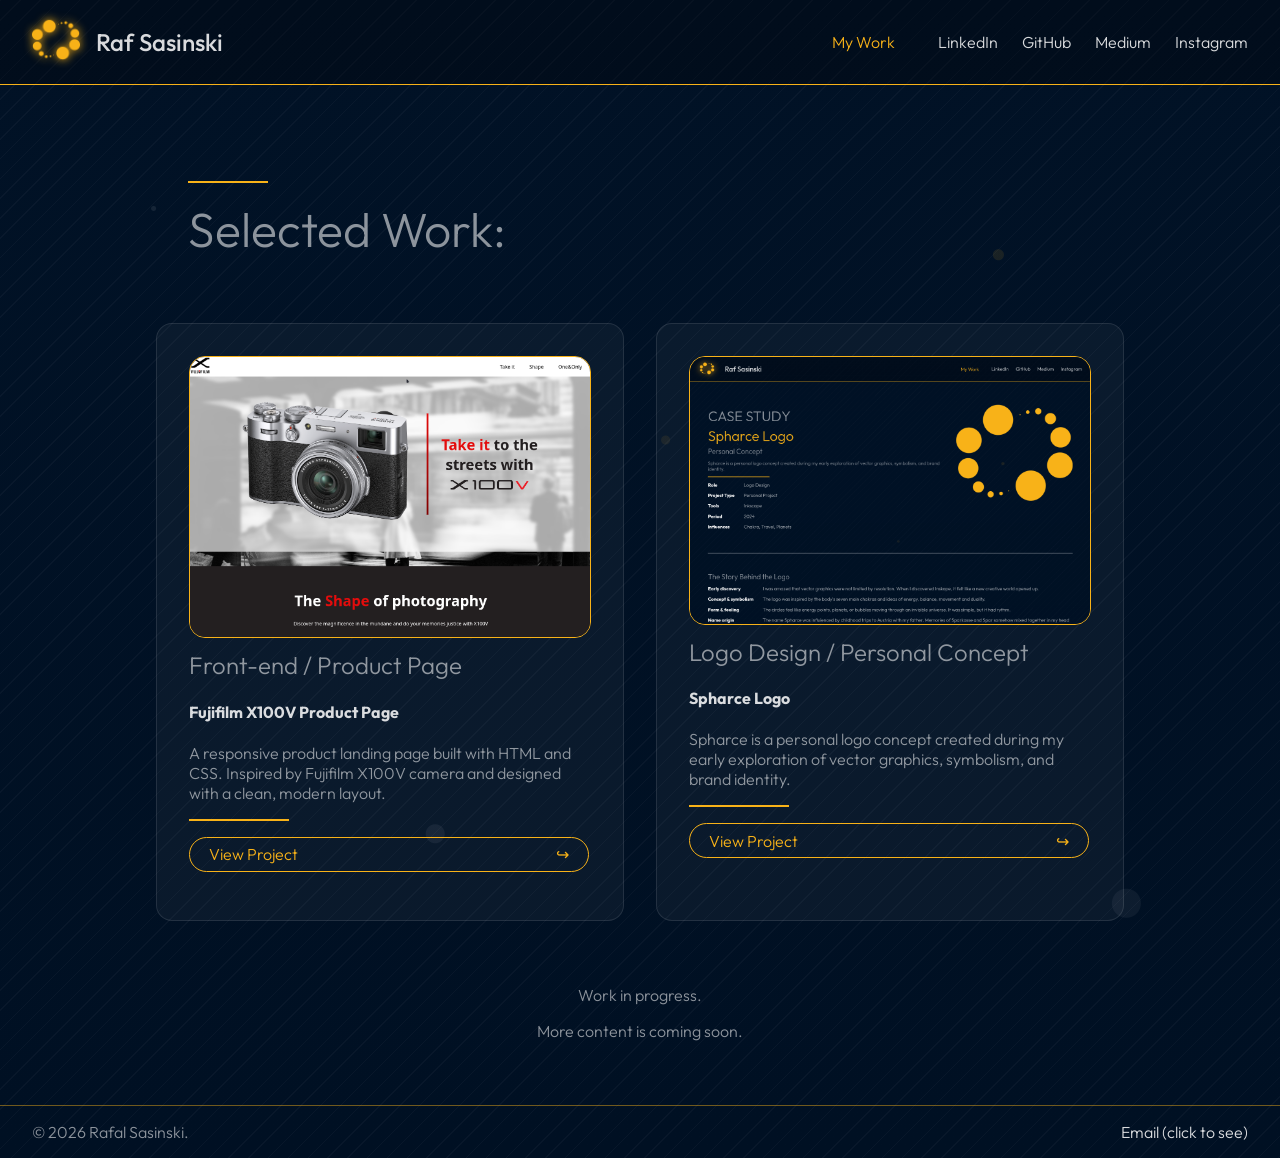
<file: portfolio/index.html>
<!DOCTYPE html>
<html class="no-js" lang="en-GB">

<head>
  <meta charset="utf-8">
  <meta name="viewport" content="width=device-width, initial-scale=1">
  <title>Raf Sasinski - Portfolio</title>
  <link rel="stylesheet" href="../css/style.css">

  <link rel="icon" href="/favicon.ico" sizes="any">
  <link rel="icon" href="/icon.svg" type="image/svg+xml">
  <link rel="apple-touch-icon" href="icon.png">
  <link rel="manifest" href="site.webmanifest">
  <meta name="theme-color" content="#0c4b85">
  <script>
    (function (w, d, s, l, i) {
      w[l] = w[l] || [];
      w[l].push({
        'gtm.start':
          new Date().getTime(), event: 'gtm.js'
      });
      var f = d.getElementsByTagName(s)[0],
        j = d.createElement(s), dl = l != 'dataLayer' ? '&l=' + l : '';
      j.async = true;
      j.src =
        'https://www.googletagmanager.com/gtm.js?id=' + i + dl;
      f.parentNode.insertBefore(j, f);
    })(window, document, 'script', 'dataLayer', 'GTM-59X53L9N');
  </script>
</head>

<body>
<noscript>
  <iframe src="https://www.googletagmanager.com/ns.html?id=GTM-59X53L9N"
          height="0" width="0" style="display:none;visibility:hidden"></iframe>
</noscript>

<div class="wrapper">
  <header>
    <div class="brand-container">
      <div class="brand">
        <div class="logo">
          <a href="/">
            <img src="/img/Spharce_Bubbles_Logo_Orange.png" id="site-logo"
                 alt="Orange bubbles forming a circular ring"/>
          </a>
        </div>
        <div class="brand-name">
          <a href="/"><h1>Raf Sasinski</h1></a>
        </div>
      </div>
      <a href="javascript:void(0);" class="site-nav__icon" onclick="_sph.toggleMenu();">
        <i class="sph-burger"></i>
      </a>
    </div>
    <nav id="menu-navigation" class="site-nav site-nav__initial">
      <p><a href="/portfolio/index.html" class="nav-cta nav-cta--ghost">My Work</a></p>
      <p><a href="https://www.linkedin.com/in/rafsasinski/" target="_blank">LinkedIn</a></p>
      <p><a href="https://github.com/rafsasinski/" target="_blank">GitHub</a></p>
      <p><a href="https://medium.com/@rafsasinski" target="_blank">Medium</a></p>
      <p><a href="https://www.instagram.com/rafsasinski/" target="_blank">Instagram</a></p>
    </nav>
  </header>

  <div class="content">
    <section class="hero">
      <div class="welcome-msg">
        <div class="separator"></div>
        <h2>Selected Work:</h2>
      </div>
    </section><!-- END: hero -->

    <section class="portfolio-grid">
      <div class="box box--padding">
        <img class="box-image" src="/img/portfolio/product-page-fujifilm-x100v.png"
             alt="Screenshot of a Fujifilm X100V product landing page with a large camera hero image, blurred black-and-white street background, Fujifilm logo, and red-accent headline text."/>
        <div class="box-text">
          <h3>Front-end / Product Page</h3>
          <h4>Fujifilm X100V Product Page</h4>
          <p>A responsive product landing page built with HTML and CSS. Inspired by Fujifilm X100V camera and designed
            with a clean, modern layout.</p>
          <div class="separator"></div>
          <p><a class="nav-cta long-cta" href="./product-landing-page/index.html" target="_blank">View Project
            <span class="cta--right">↪</span></a></p>
        </div>
      </div>

      <div class="box box--padding">
        <img class="box-image" src="/img/portfolio/brand-spharce-screen.png"
             alt="Screenshot of a Fujifilm X100V product landing page with a large camera hero image, blurred black-and-white street background, Fujifilm logo, and red-accent headline text."/>
        <div class="box-text">
          <h3>Logo Design / Personal Concept</h3>
          <h4>Spharce Logo</h4>
          <p>Spharce is a personal logo concept created during my early exploration of vector graphics, symbolism, and
          brand identity.</p>
          <div class="separator"></div>
          <p><a class="nav-cta long-cta" href="/portfolio/spharce/index.html">View Project
            <span class="cta--right">↪</span></a></p>
        </div>
      </div>
    </section>

    <section>
      <p>Work in progress.</p>
      <p>More content is coming soon.</p>
    </section>

  </div><!-- END: content -->

  <footer>
    <div><p>© 2026 Rafal Sasinski.</p></div>
    <div></div>
    <div>
      <p><a class="email-secret">Email (click to see)</a></p>
    </div>
  </footer>

</div><!-- END: wrapper -->

<script src="/js/app.js"></script>

</body>
</html>
</file>
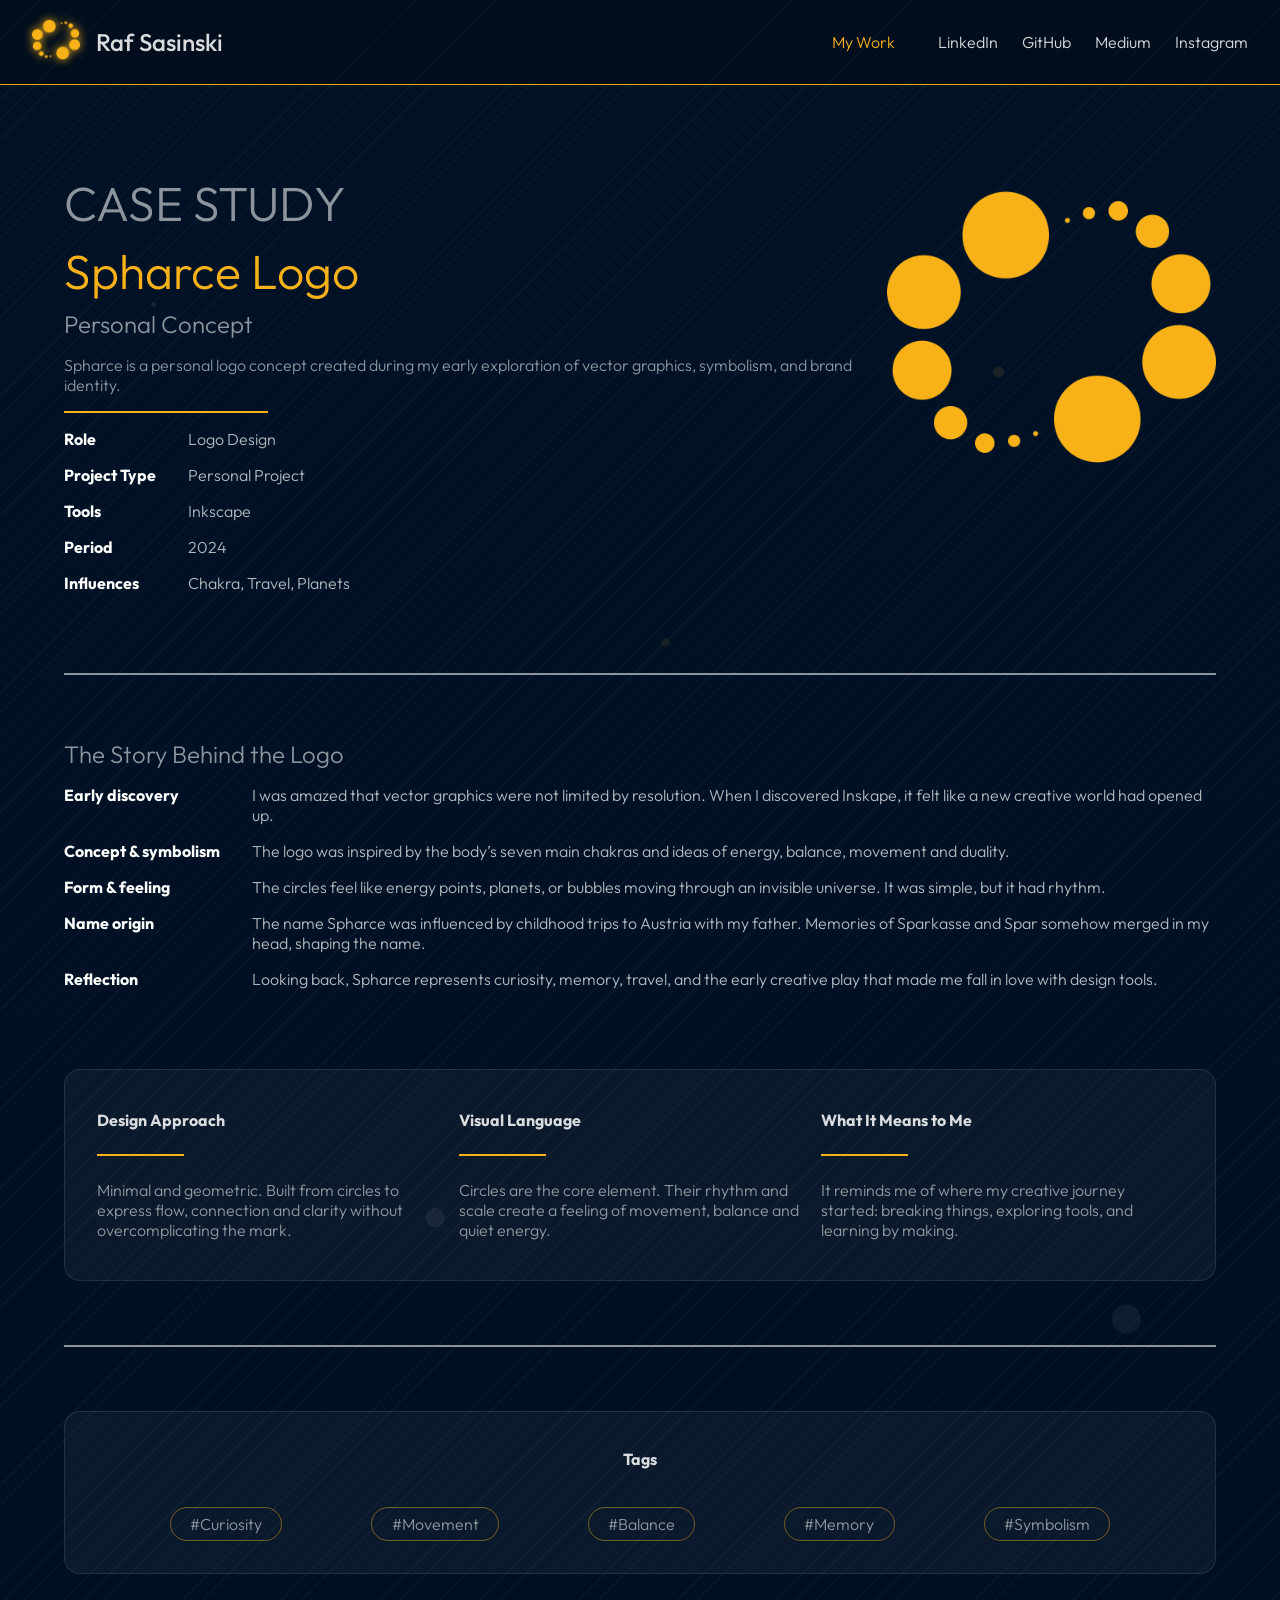
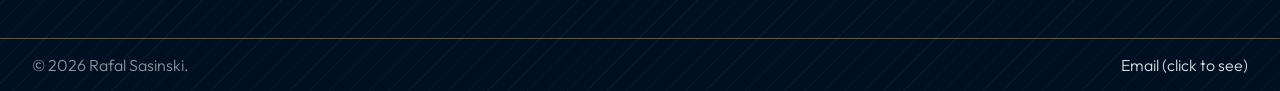
<file: portfolio/spharce/index.html>
<!DOCTYPE html>
<html class="no-js" lang="en-GB">

<head>
  <meta charset="utf-8">
  <meta name="viewport" content="width=device-width, initial-scale=1">
  <title>Raf Sasinski - Spharce Logo</title>
  <link rel="stylesheet" href="/css/style.css">

  <link rel="icon" href="/favicon.ico" sizes="any">
  <link rel="icon" href="/icon.svg" type="image/svg+xml">
  <link rel="apple-touch-icon" href="/icon.png">
  <link rel="manifest" href="/site.webmanifest">
  <meta name="theme-color" content="#0c4b85">
  <script>
    (function (w, d, s, l, i) {
      w[l] = w[l] || [];
      w[l].push({
        'gtm.start':
          new Date().getTime(), event: 'gtm.js'
      });
      var f = d.getElementsByTagName(s)[0],
        j = d.createElement(s), dl = l != 'dataLayer' ? '&l=' + l : '';
      j.async = true;
      j.src =
        'https://www.googletagmanager.com/gtm.js?id=' + i + dl;
      f.parentNode.insertBefore(j, f);
    })(window, document, 'script', 'dataLayer', 'GTM-59X53L9N');
  </script>
</head>

<body>
<noscript>
  <iframe src="https://www.googletagmanager.com/ns.html?id=GTM-59X53L9N"
          height="0" width="0" style="display:none;visibility:hidden"></iframe>
</noscript>

<div class="wrapper">
  <header>
    <div class="brand-container">
      <div class="brand">
        <div class="logo">
          <a href="/">
            <img src="/img/Spharce_Bubbles_Logo_Orange.png" id="site-logo"
                 alt="Orange bubbles forming a circular ring"/>
          </a>
        </div>
        <div class="brand-name">
          <a href="/"><h1>Raf Sasinski</h1></a>
        </div>
      </div>
      <a href="javascript:void(0);" class="site-nav__icon" onclick="_sph.toggleMenu();">
        <i class="sph-burger"></i>
      </a>
    </div>
    <nav id="menu-navigation" class="site-nav site-nav__initial">
      <p><a href="/portfolio/index.html" class="nav-cta nav-cta--ghost">My Work</a></p>
      <p><a href="https://www.linkedin.com/in/rafsasinski/" target="_blank">LinkedIn</a></p>
      <p><a href="https://github.com/rafsasinski/" target="_blank">GitHub</a></p>
      <p><a href="https://medium.com/@rafsasinski" target="_blank">Medium</a></p>
      <p><a href="https://www.instagram.com/rafsasinski/" target="_blank">Instagram</a></p>
    </nav>
  </header>

  <div class="content">
    <section class="hero">
      <div class="content-left">
        <h2>CASE STUDY</h2>
        <h2 class="orange-text">Spharce Logo</h2>
        <h3>Personal Concept</h3>
        <p>
          Spharce is a personal logo concept created during my early exploration of vector graphics, symbolism, and
          brand identity.
        </p>
        <div class="separator"></div>
        <dl class="project-specs">
          <dt>Role</dt>
          <dd>Logo Design</dd>

          <dt>Project Type</dt>
          <dd>Personal Project</dd>

          <dt>Tools</dt>
          <dd>Inkscape</dd>

          <dt>Period</dt>
          <dd>2024</dd>

          <dt>Influences</dt>
          <dd>Chakra, Travel, Planets</dd>
        </dl>
      </div>
      <img src="/img/Spharce_Bubbles_Logo_Orange.png" class="logo-hero" alt="Rafal Photo"/>
    </section><!-- END: hero -->

    <section>
      <div class="separator--white--long"></div>
    </section>

    <section>
      <div class="content-left">
        <h3>The Story Behind the Logo</h3>
      </div>
      <div class="description">
        <dl class="project-specs">
          <dt>Early discovery</dt>
          <dd>
            I was amazed that vector graphics were not limited by resolution. When I discovered Inskape, it felt like a
            new creative world had opened up.
          </dd>

          <dt>Concept & symbolism</dt>
          <dd>
            The logo was inspired by the body’s seven main chakras and ideas of energy, balance, movement and duality.
          </dd>

          <dt>Form & feeling</dt>
          <dd>
            The circles feel like energy points, planets, or bubbles moving through an invisible universe. It was
            simple, but it had rhythm.
          </dd>

          <dt>Name origin</dt>
          <dd>
            The name Spharce was influenced by childhood trips to Austria with my father. Memories of Sparkasse and Spar
            somehow merged in my head, shaping the name.
          </dd>

          <dt>Reflection</dt>
          <dd>
            Looking back, Spharce represents curiosity, memory, travel, and the early creative play that made me fall in
            love with design tools.
          </dd>
        </dl>
      </div>
    </section>


    <section>
      <div class="box feature-cards">
        <ul class="feature-cards__list">
          <li class="feature-cards__item">
            <h4 class="feature-cards__title">Design Approach</h4>
            <div class="separator"></div>
            <p class="feature-cards__text">
              Minimal and geometric. Built from circles to express flow, connection and clarity without overcomplicating
              the mark.
            </p>
          </li>
          <li class="feature-cards__item">
            <h4 class="feature-cards__title">Visual Language</h4>
            <div class="separator"></div>
            <p class="feature-cards__text">
              Circles are the core element. Their rhythm and scale create a feeling of movement, balance and quiet
              energy.
            </p>
          </li>
          <li class="feature-cards__item">
            <h4 class="feature-cards__title">What It Means to Me</h4>
            <div class="separator"></div>
            <p class="feature-cards__text">
              It reminds me of where my creative journey started: breaking things, exploring tools, and learning by
              making.
            </p>
          </li>
        </ul>
      </div>
    </section>

    <section>
      <div class="separator--white--long"></div>
    </section>

    <section>
      <div class="box tag-list">
        <h4>Tags</h4>
        <div class="tag-list__items">
          <p class="tag">Curiosity</p>
          <p class="tag">Movement</p>
          <p class="tag">Balance</p>
          <p class="tag">Memory</p>
          <p class="tag">Symbolism</p>
        </div>
      </div>
    </section>

  </div><!-- END: content -->

  <footer>
    <div><p>© 2026 Rafal Sasinski.</p></div>
    <div></div>
    <div>
      <p><a class="email-secret">Email (click to see)</a></p>
    </div>
  </footer>

</div><!-- END: wrapper -->

<script src="/js/app.js"></script>

</body>
</html>
</file>
<file: css/style.css>
/* ########## START: Fonts & Tokens ########## */
@import url('https://fonts.googleapis.com/css2?family=Outfit:wght@100..900&display=swap');

:root {
  --primary-white: rgba(255, 255, 255, 0.85);
  --muted-white: rgba(255, 255, 255, 0.55);
  --primary-orange: #f8b218ff;
  --primary-green: #31f818;
  --blue-top: #03325f;
  --blue-bottom: #01172c;
  --card-bg: rgba(255, 255, 255, 0.04);
  --card-border: rgba(255, 255, 255, 0.10);
  --glow: rgba(248, 178, 24, 0.45);
}

/* ########## END: Fonts & Tokens ########## */

/* ########## START: Base / Reset ########## */
html {
  min-height: 100%;
  background: #01172c;
}

body {
  background: radial-gradient(circle at 12% 18%, rgba(255, 255, 255, 0.08) 0 2px, transparent 3px),
  radial-gradient(circle at 78% 22%, rgba(248, 178, 24, 0.10) 0 5px, transparent 6px),
  radial-gradient(circle at 34% 72%, rgba(255, 255, 255, 0.06) 0 9px, transparent 10px),
  radial-gradient(circle at 88% 78%, rgba(255, 255, 255, 0.05) 0 14px, transparent 15px),
  radial-gradient(circle at 52% 38%, rgba(248, 178, 24, 0.08) 0 4px, transparent 5px),
  repeating-linear-gradient(
    135deg,
    rgba(255, 255, 255, 0.03) 0 1px,
    transparent 1px 14px
  ),
  linear-gradient(to bottom, #011226, #001023);

  color: var(--primary-white);
  min-height: 100svh;
  margin: 0;
  font-family: "Outfit", sans-serif;
  font-optical-sizing: auto;
  font-style: normal;
  font-weight: 300;
  text-align: center;
}

img {
  pointer-events: none;
}

/* ########## END: Base / Reset ########## */

/* ########## START: Typography / Text ##########  */
h1 {
  /*margin: 50px auto;*/
  font-size: 6rem;
  font-weight: 600;
  margin: 2rem auto 2rem;
}

h2 {
  color: var(--muted-white);
  font-size: 3rem;
  font-weight: 300;
  margin: 0.5rem auto 0;
}

h3 {
  color: var(--muted-white);
  font-size: 1.5rem;
  font-weight: 300;
  margin: 0.5rem auto 0;
}

p {
  color: var(--muted-white);
  font-size: 1rem;
}

a {
  color: var(--primary-white);
  text-decoration: none;
}

a:hover {
  color: var(--primary-orange);
}

a > p {
  color: var(--primary-white);
}

.orange-text {
  color: var(--primary-orange);
}

/* ########## END: Typography / Text ##########  */

/* ########## START: Layout ##########  */
.wrapper {
  display: flex;
  flex-direction: column;
  min-height: 100svh;
  height: auto;
}

.content {
  margin: auto;
}

section {
  margin: 4rem 4rem;
}

.portfolio-grid {
  display: flex;
  justify-content: center;
  flex-wrap: wrap;
  gap: 2rem;
}

.description {
  display: flex;
  gap: 2rem;
}

.content-left {
  text-align: left;
}

/* ########## END: Layout ##########  */

/* ########## START: Header & Brand ########## */
header {
  display: flex;
  justify-content: space-between;
  background-color: rgb(0 0 0 / 0.27);
  border-bottom: solid 1px var(--primary-orange);
  flex-direction: row;
  margin: 0 0 1rem;
  padding: 1rem 2rem;
}

.brand {
  display: flex;
  gap: 1rem;
  margin: auto 0;
}

.logo {
  margin: auto 0;
}

#site-logo {
  filter: drop-shadow(0px 0px 5px var(--primary-orange));
  /*margin: auto;*/
  width: 3rem;
  -webkit-filter: drop-shadow(0px 0px 5px var(--primary-orange));
}

.brand-name {
  font-size: 1.5rem;
  margin: auto 0;
  text-wrap: nowrap;
}

.brand-name h1 {
  font-size: 1.5rem;
  font-weight: 500;
  margin: 0;
}

/* ########## END: Header & Brand ########## */

/* ########## START: Hero / Welcome ########## */
.hero {
  display: flex;
  flex-direction: row;
  gap: 0.5rem;
  justify-content: space-between;
}

.welcome-msg {
  margin: auto 2rem;
  text-align: left;
  /*text-wrap: nowrap;*/
}

.welcome-msg nav {
  justify-content: flex-start;
}

.profile-picture {
  aspect-ratio: 1;
  border: 5px solid var(--primary-orange);
  border-radius: 50%;
  margin: auto 2rem;
  width: 35vw;
  height: auto;
  max-width: 400px;
}

.logo-hero {
  max-width: 400px;
  max-height: 329px;
}

/* ########## END: Hero / Welcome ########## */

/* ########## START: Components ########## */
.site-nav {
  align-items: center;
  display: flex;
  flex-direction: row;
  gap: 1.5rem;
  justify-content: flex-end;
}

.brand-container {
  margin: 0;
}

.sph-burger {
  display: none;
}

.nav-cta {
  border: 1px solid var(--primary-orange);
  color: var(--primary-orange);
  padding: 0.4rem 1.2rem;
  border-radius: 999px;
  margin: 0;
  transition: border-color 0.5s ease, box-shadow 0.5s ease, background-color 0.25s ease;
}

.nav-cta--ghost {
  border: none;
}

.nav-cta:hover {
  background: var(--primary-orange);
  color: var(--blue-bottom);
  box-shadow: 0 0 18px var(--glow);
}

.long-cta {
  box-sizing: border-box;
  display: inline-block;
  width: 100%;
}

.link-cta {
  border-bottom: 1px dotted var(--primary-orange);
  padding: 0.4rem 0;
}

.cta--right {
  box-sizing: border-box;
  float: right;
}

.box {
  background: var(--card-bg);
  border: 1px solid var(--card-border);
  border-radius: 1rem;
  transition: border-color 0.5s ease, box-shadow 0.5s ease;
}

.box:hover {
  border: 1px solid var(--primary-orange);
  box-shadow: 0 0 18px var(--glow);
}

.box--padding {
  padding: 2rem;
}

.box-image {
  width: 25rem;
  border-radius: 1rem;
  border: 1px solid var(--primary-orange);
  margin: auto;
}

.box-text {
  text-align: left;
  width: 25rem;
}

.separator {
  background: var(--primary-orange);
  margin: 1rem 0;
  height: 2px;
  width: 25%;
}

.separator--white--long {
  background: var(--muted-white);
  box-sizing: border-box;
  margin: 1rem 0;
  height: 2px;
  width: 100%;
}

/* ########## END: Components ########## */

/* ########## START: Skills / Lists ########## */
.skills-list {
  list-style-type: none;
  display: flex;
  flex-wrap: wrap;
  justify-content: center;
  gap: 1rem 0;
  padding: 1rem;
}

.skills-list__item {
  margin: 0 1rem 0 0;
  display: flex;
  align-items: center;
  gap: 0.5rem;
}

.skills-list > li + .skills-list__item {
  border-left: 1px solid var(--primary-orange);
  padding-left: 1rem;
}

.skills-list__icon {
  height: 32px;
}

.skills-list__break {
  display: none;
  flex-basis: 100%;
  height: 0;
  margin: 0;
  padding: 0;
  border: 0;
}

/*.hidden {*/
/*  display: none;*/
/*}*/

/* ########## END: Skills / Lists ########## */

/* ########## START: Project / Case Study ########## */
.project-specs {
  display: grid;
  grid-template-columns: max-content 1fr;
  gap: 1rem 2rem;
}

.project-specs dt {
  color: white;
  font-weight: 700;
  text-align: left;
}

.project-specs dd {
  display: inline;
  text-align: left;
  margin: 0;
  color: rgba(255, 255, 255, 0.7);
}

.feature-cards__list {
  display: flex;
  flex-direction: row;
  padding: 2rem;
  margin: 0;
}

.feature-cards__item {
  display: flex;
  flex: 1 1 auto;
  margin: 0 1rem 0 0;
  min-width: 0;
  flex-direction: column;
  width: 100px;
}

.feature-cards__title {
  margin: 0.5rem 0;
  text-align: left;
}

.feature-cards__text {
  margin: 0.5rem 0;
  text-align: left;
}

.tag-list {
  padding: 1rem;
}

.tag-list__items {
  display: flex;
  justify-content: space-evenly;
}

.tag {
  border: 1px solid var(--glow);
  color: var(--muted-white);
  padding: 0.4rem 1.2rem;
  border-radius: 999px;
}

.tag::before {
  content: "#";
}

/* ########## END: Project / Case Study ########## */

/* ########## START: Footer ########## */
footer {
  border-top: solid 1px var(--glow);
  display: flex;
  flex-direction: row;
  justify-content: space-between;
  margin-top: auto;
  padding: 0 2rem;
}

/* ########## END: Footer ########## */

/* ########## START: Responsive ########## */
@media (max-width: 1200px) {
  .description {
    flex-wrap: wrap;
    justify-content: center;
  }

  .description > .box {
    max-width: 300px;
  }

  .skills-list__break {
    display: list-item;
  }

  .skills-list > li + .skills-list__item {
    border: none;
  }

  .skills-list > .skills-list__item + li {
    border-left: 1px solid var(--primary-orange);
    padding-left: 1rem;
  }
}

@media (max-width: 998px) {
  .profile-picture {
    height: 25%;
    width: 25%;
  }

  .logo-hero {
    height: 25%;
    width: 25%;
  }
}

@media (max-width: 768px) {
  .site-nav {
    display: none;
    flex-direction: column;
    gap: 0.1rem;
    margin: 1rem auto;
    width: 100%;
  }

  .brand-container {
    align-items: center;
    display: flex;
    justify-content: space-between;
    padding: 0 1rem;
    margin: 0;
  }

  .site-nav__open {
    display: flex;
  }

  .sph-burger {
    display: inline-block;
    width: 2rem;
    height: 2rem;

    background-color: currentColor;

    -webkit-mask: url("/img/spharce-burger-menu.svg") center / contain no-repeat;
    mask: url("/img/spharce-burger-menu.svg") center / contain no-repeat;
  }

  .welcome-msg nav {
    align-content: flex-start;
    gap: 1.5rem;
    padding-top: 1rem;
  }

  header {
    flex-direction: column;
    padding: 1rem 0.5rem;
  }

  .brand {
    justify-content: center;
  }

  #site-logo {
    width: 2.1rem;
  }

  .brand-name {
    text-wrap: wrap;
  }

  .brand-name h1 {
    font-size: 1.3rem;
  }

  .hero {
    align-items: center;
    flex-direction: column-reverse;
  }

  section {
    margin: 2rem auto;
    padding: 0 1rem 2rem;
  }

  .welcome-msg {
    text-wrap: wrap;
  }

  h1 {
    font-size: 3.3rem;
    margin: 1rem auto;
  }

  h2 {
    font-size: 2.3rem;
  }

  p {
    margin: 0.3rem auto;
    font-size: 1rem;
    line-height: 1.5;
  }

  .separator {
    width: 100%;
  }

  .skills-list {
    flex-direction: column;
    font-size: 1.5rem;
    padding: 0;
  }

  .skills-list__item {
    margin: 1rem 2rem 0 2rem;
  }

  .skills-list > li + .skills-list__item {
    border-left: none;
    padding-left: 0;
    border-top: 1px solid var(--primary-orange);
    border-image: linear-gradient(to right, var(--primary-orange), transparent) 1;
    padding-top: 1rem;
  }

  .skills-list__break {
    display: none;
  }

  .box {
    width: auto;
  }

  .project-specs {
    grid-template-columns: none;
    grid-template-rows: max-content 1fr;
    gap: 0.5rem;
  }

  .project-specs dt {
    text-align: left;
    margin: 1rem 0 0 0;
  }

  .box-image {
    box-sizing: border-box;
    width: 100%;
    border-radius: 1rem;
    border: 2px solid var(--primary-orange);
    margin: auto;
  }

  .box-text {
    width: 100%;
  }

  .feature-cards__list {
    flex-direction: column;
    font-size: 1.5rem;
    padding: 0 0 2rem 0;
  }

  .feature-cards__item {
    margin: 1rem 2rem 0 2rem;
    width: auto;
  }

  .feature-cards__title {
    text-align: left;
    margin: 1rem 0 0 0;
  }

  .feature-cards__text {
    text-align: left;
    margin: 0;
  }

  .tag-list__items {
    display: flex;
    flex-direction: column;
    gap: 1rem;
  }

}

/* ########## END: Responsive ########## */

/*
########## CSS SECTIONS ##########

 1. Fonts & Tokens
 2. Base / Reset
 3. Typography / Text
 4. Layout
 5. Header & Brand
 6. Hero / Welcome
 7. Components
 8. Skills / Lists
 9. Project / Case Study
10. Footer
11. Responsive

##################################
*/
</file>
